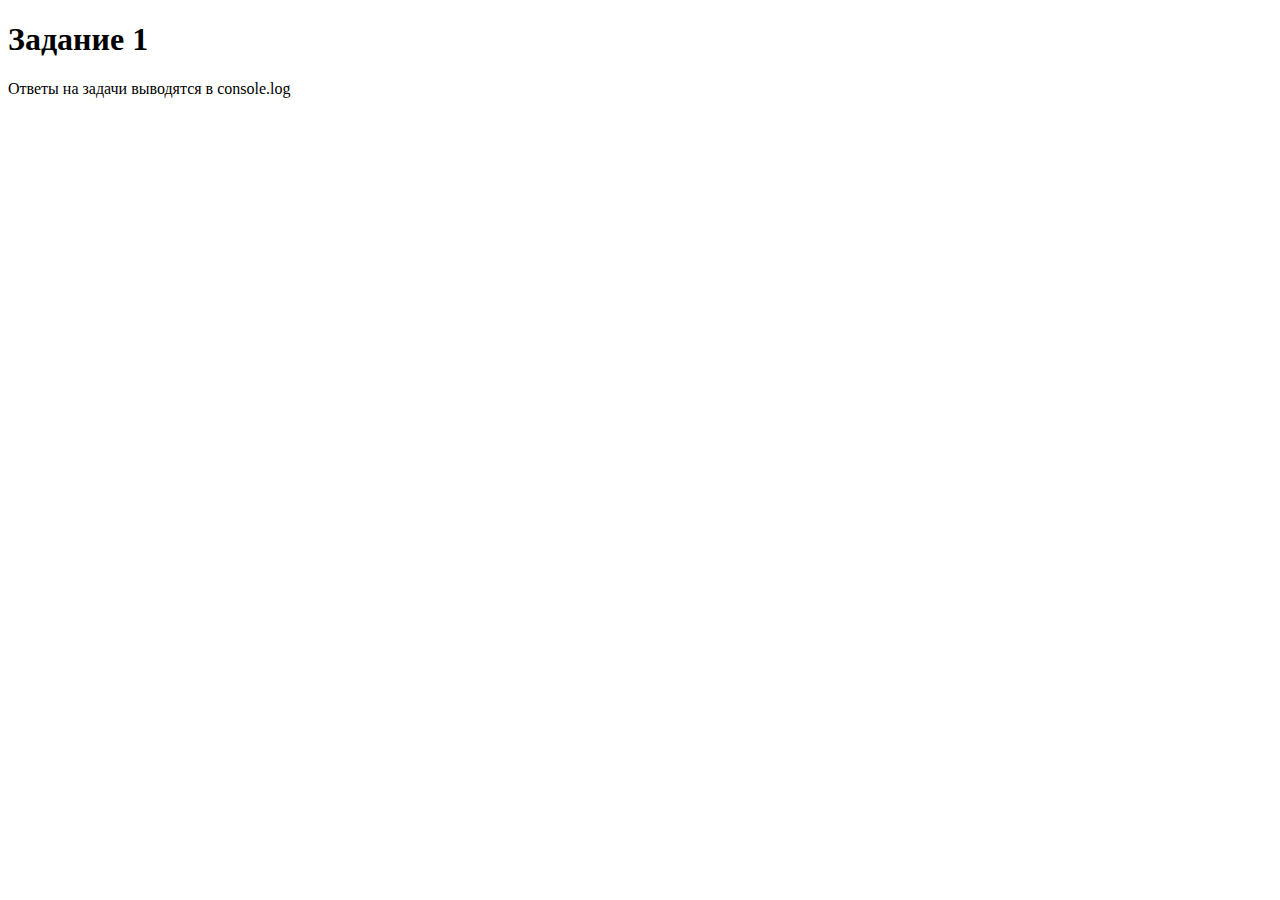
<file: homework1/index.html>
<!DOCTYPE html>
<html lang="en">
  <head>
    <meta charset="UTF-8" />
    <meta http-equiv="X-UA-Compatible" content="IE=edge" />
    <meta name="viewport" content="width=device-width, initial-scale=1.0" />
    <title>Задание 1, js Погружение</title>
  </head>
  <body>
    <h1>Задание 1</h1>
    <p>Ответы на задачи выводятся в console.log</p>
    <script src="index.js"></script>
  </body>
</html>
</file>
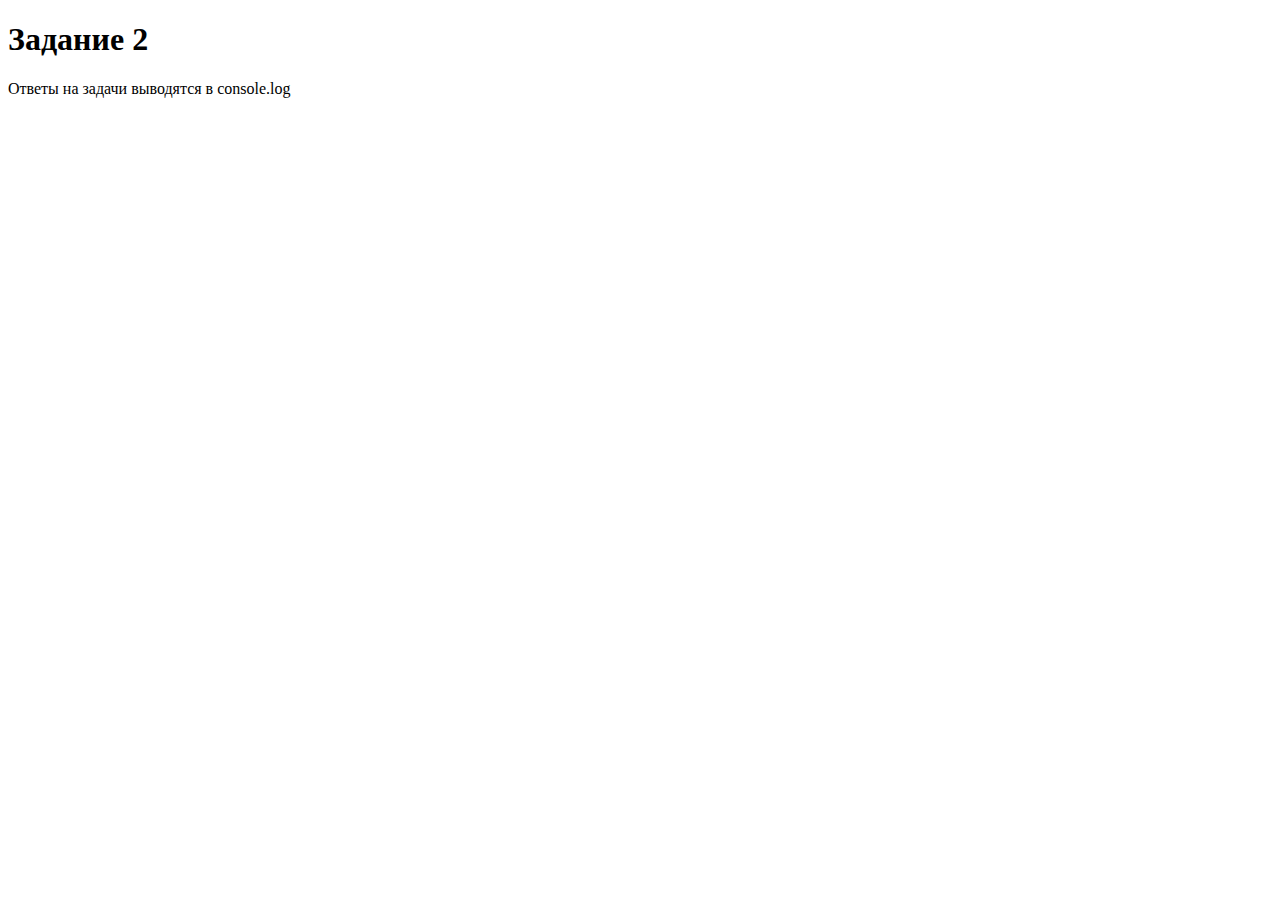
<file: homework2/index.html>
<!DOCTYPE html>
<html lang="ru">

<head>
   <meta charset="UTF-8" />
   <meta http-equiv="X-UA-Compatible" content="IE=edge" />
   <meta name="viewport" content="width=device-width, initial-scale=1.0" />
   <title>Задание 2, js Погружение</title>
</head>

<body>
   <h1>Задание 2</h1>
   <p>Ответы на задачи выводятся в console.log</p>
   <script src="index.js"></script>
</body>

</html>
</file>
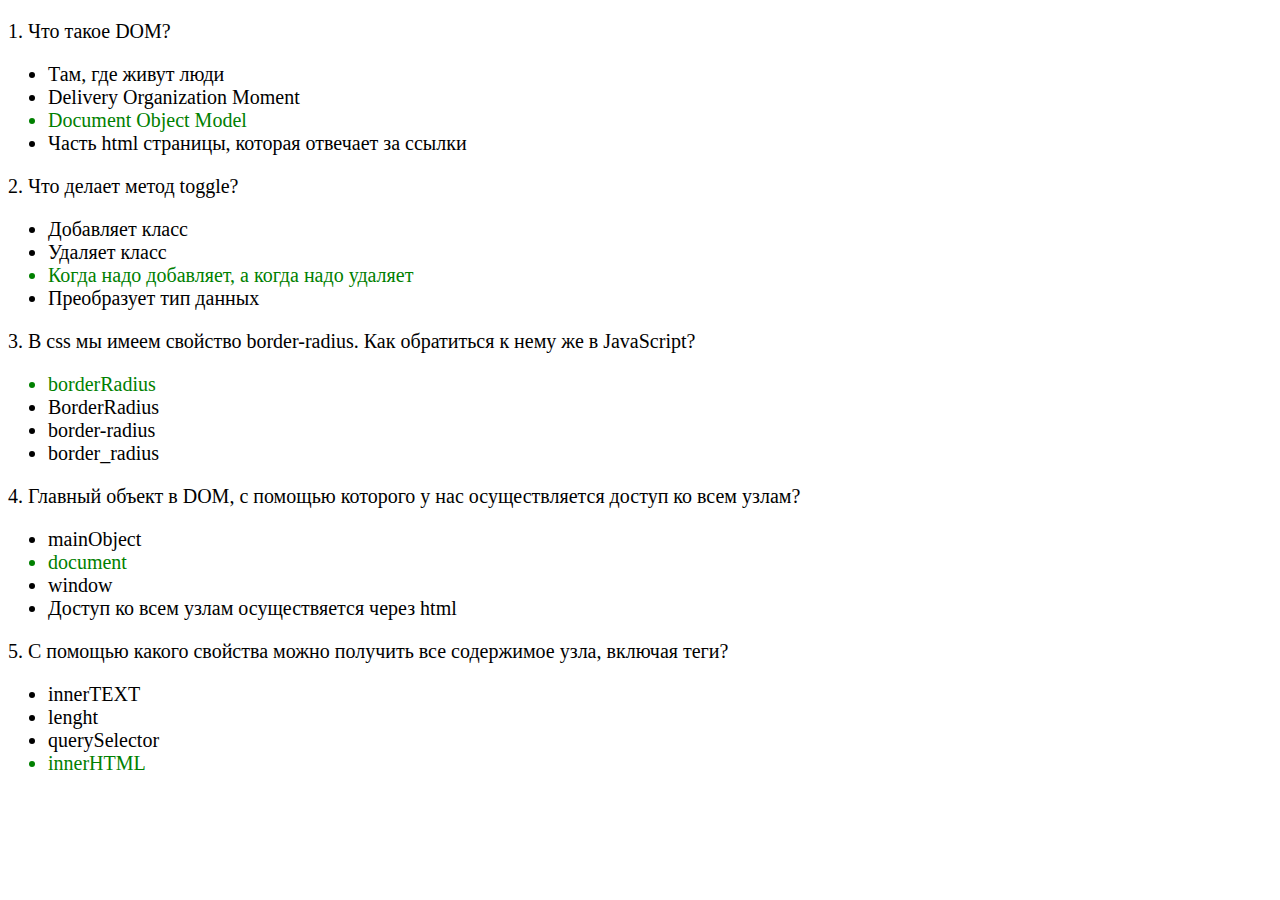
<file: homework3/index.html>
<!DOCTYPE html>
<html lang="ru">

<head>
   <meta charset="UTF-8">
   <meta http-equiv="X-UA-Compatible" content="IE=edge">
   <meta name="viewport" content="width=device-width, initial-scale=1.0">
   <title>Тест по теории JavaScript</title>
   <style>
      body {
         font-size: 20px;
      }
   </style>
</head>

<body>

   <p>1. Что такое DOM?
   <ul>
      <li>Там, где живут люди</li>
      <li>Delivery Organization Moment</li>
      <li style="color: green">Document Object Model</li>
      <li>Часть html страницы, которая отвечает за ссылки</li>
   </ul>
   </p>
   <p>2. Что делает метод toggle?
   <ul>
      <li>Добавляет класс</li>
      <li>Удаляет класс</li>
      <li style="color: green">Когда надо добавляет, а когда надо удаляет</li>
      <li>Преобразует тип данных</li>
   </ul>
   </p>
   <p>3. В css мы имеем свойство border-radius. Как обратиться к нему же в JavaScript?
   <ul>
      <li style="color: green">borderRadius</li>
      <li>BorderRadius</li>
      <li>border-radius</li>
      <li>border_radius</li>
   </ul>
   </p>
   <p>4. Главный объект в DOM, с помощью которого у нас осуществляется доступ ко всем узлам?
   <ul>
      <li>mainObject</li>
      <li style="color: green">document</li>
      <li>window</li>
      <li>Доступ ко всем узлам осуществяется через html</li>
   </ul>
   </p>
   <p>5. С помощью какого свойства можно получить все содержимое узла, включая теги?
   <ul>
      <li>innerTEXT</li>
      <li>lenght</li>
      <li>querySelector</li>
      <li style="color: green">innerHTML</li>
   </ul>
   </p>
</body>

</html>
</file>
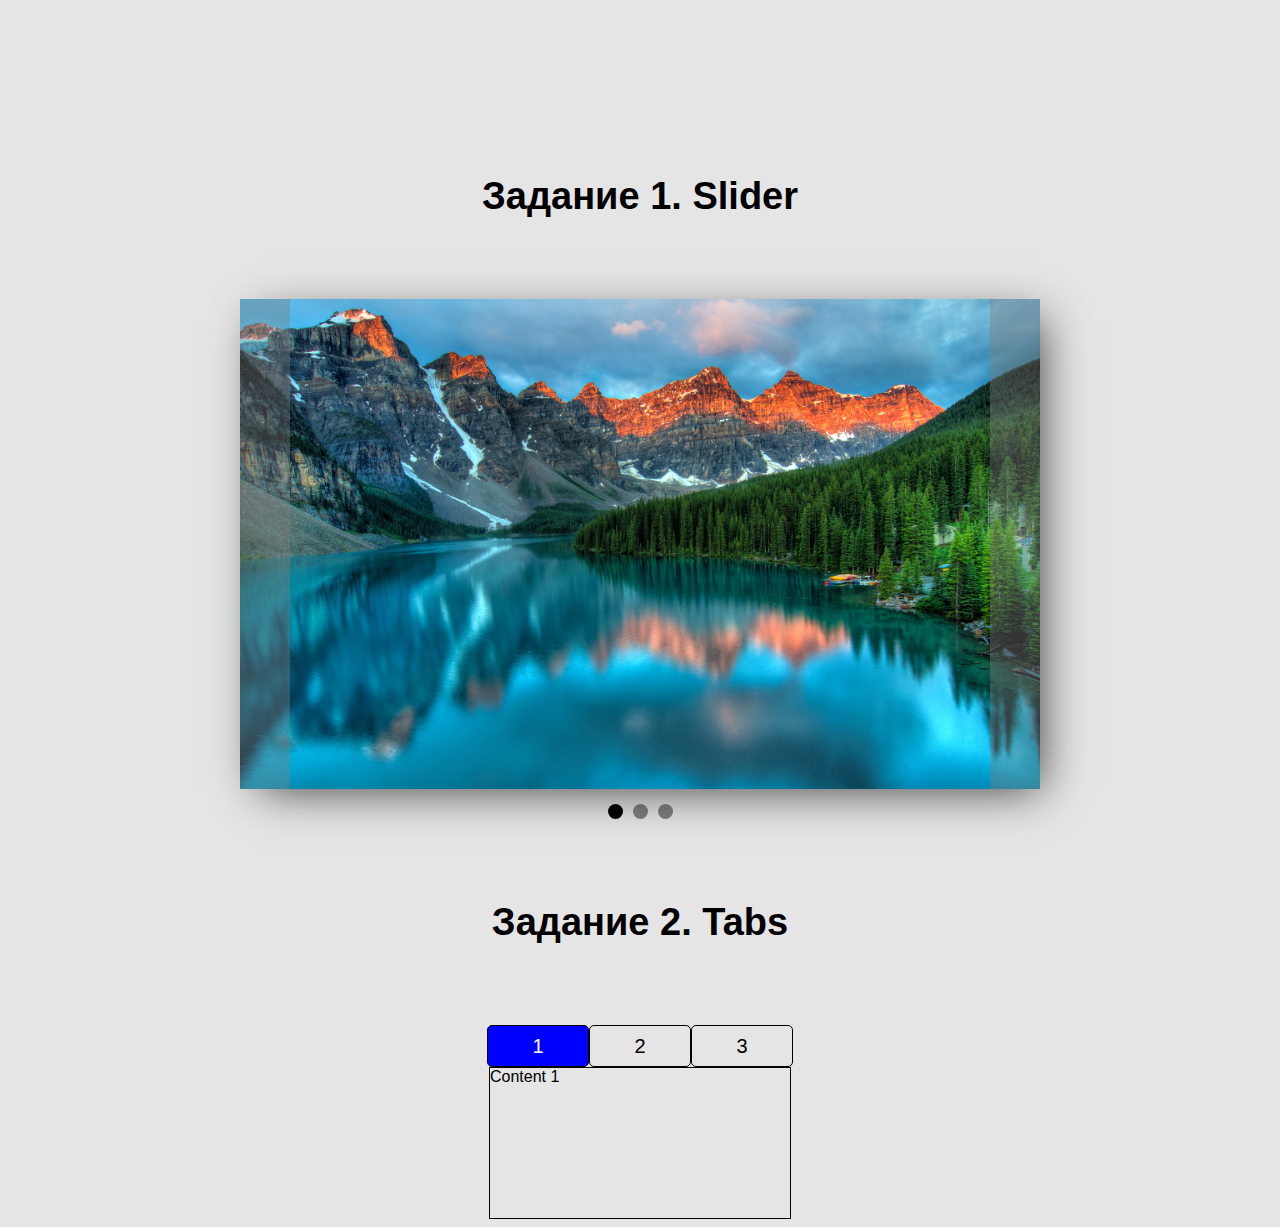
<file: homework4/index.html>
<!DOCTYPE html>
<html lang="ru">

<head>
   <meta charset="UTF-8" />
   <meta name="viewport" content="width=device-width, initial-scale=1.0" />
   <meta http-equiv="X-UA-Compatible" content="ie=edge" />
   <title>Slider & Tabs</title>
   <link rel="stylesheet" href="css/style.css" />
</head>

<body>
   <h1 class="title">Задание 1. Slider</h1>
   <div class="flex-wrapper">
      <div class="slider-wrapper">
         <div class="slide active">
            <img src="img/img_1.jpg" alt="" />
         </div>
         <div class="slide">
            <img src="img/img_2.jpg" alt="" />
         </div>
         <div class="slide">
            <img src="img/img_3.jpg" alt="" />
         </div>
         <div id="btn-prev"></div>
         <div id="btn-next"></div>
      </div>
   </div>
   <div class="dots-wrapper">
      <span class="dot active"></span>
      <span class="dot"></span>
      <span class="dot"></span>
   </div>
   <h1 class="title">Задание 2. Tabs</h1>
   <div class="tabs-block-wrapper">
      <div class="tabs">
         <div class="tab-btn active" data-btn="1">1</div>
         <div class="tab-btn" data-btn="2">2</div>
         <div class="tab-btn" data-btn="3">3</div>
      </div>
      <div class="contents">
         <div class="content active" data-content="1">Content 1</div>
         <div class="content" data-content="2">Content 2</div>
         <div class="content" data-content="3">
            <div class="tabs tabs-last">
               <div class="tab-btn active" data-btn="4">3.1</div>
               <div class="tab-btn" data-btn="5">3.2</div>
            </div>
            <div class="contents">
               <div class="content active" data-content="4">Content 3.1</div>
               <div class="content" data-content="5">Content 3.2</div>
            </div>
         </div>
      </div>
   </div>
   <script src="js/index.js"></script>
</body>

</html>
</file>
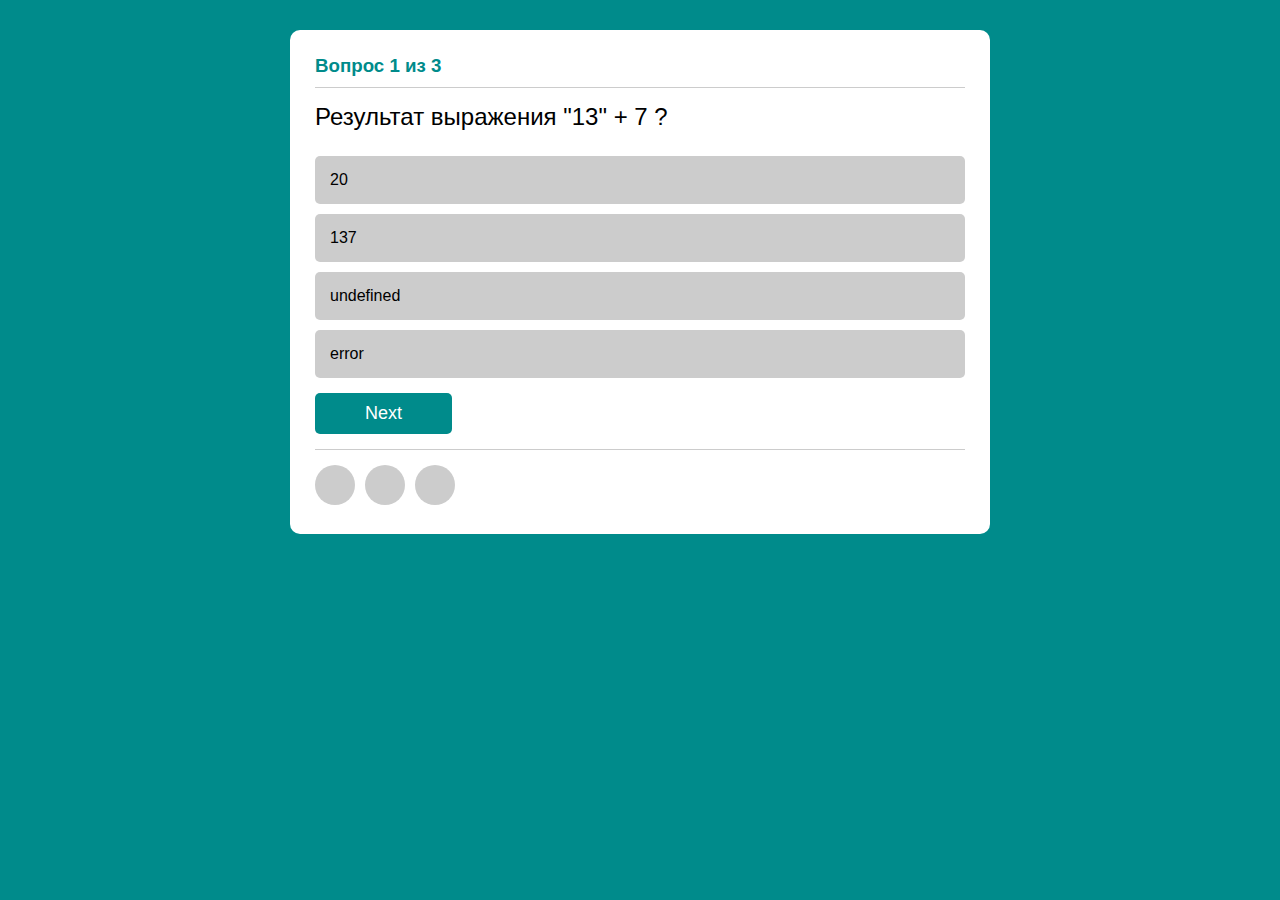
<file: homework5/index.html>
<!DOCTYPE html>
<html lang="ru">

<head>
   <meta charset="UTF-8" />
   <meta name="viewport" content="width=device-width, initial-scale=1.0" />
   <meta http-equiv="X-UA-Compatible" content="ie=edge" />
   <title>Quiz</title>
   <link rel="stylesheet" href="css/style.css" />
</head>

<body>
   <div class="quiz-over-modal">
      <div class="content">
         <h1>Хороший результат !</h1>
         <p>
            Ты ответил на <span id="correct-answer"></span> из
            <span id="number-of-all-questions-2"></span> вопроса
         </p>
         <button id="btn-try-again">Попробуй снова</button>
      </div>
   </div>
   <div class="quiz-container">
      <div class="question-number">
         <h3>
            Вопрос
            <span id="number-of-question"></span>
            из
            <span id="number-of-all-questions"></span>
         </h3>
      </div>
      <div id="question"></div>
      <div class="options">
         <div data-id="0" class="option option1"></div>
         <div data-id="1" class="option option2"></div>
         <div data-id="2" class="option option3"></div>
         <div data-id="3" class="option option4"></div>
      </div>
      <div class="button">
         <button id="btn-next">Next</button>
      </div>
      <div id="answers-tracker"></div>
   </div>
   <script src="js/main.js"></script>
</body>

</html>
</file>
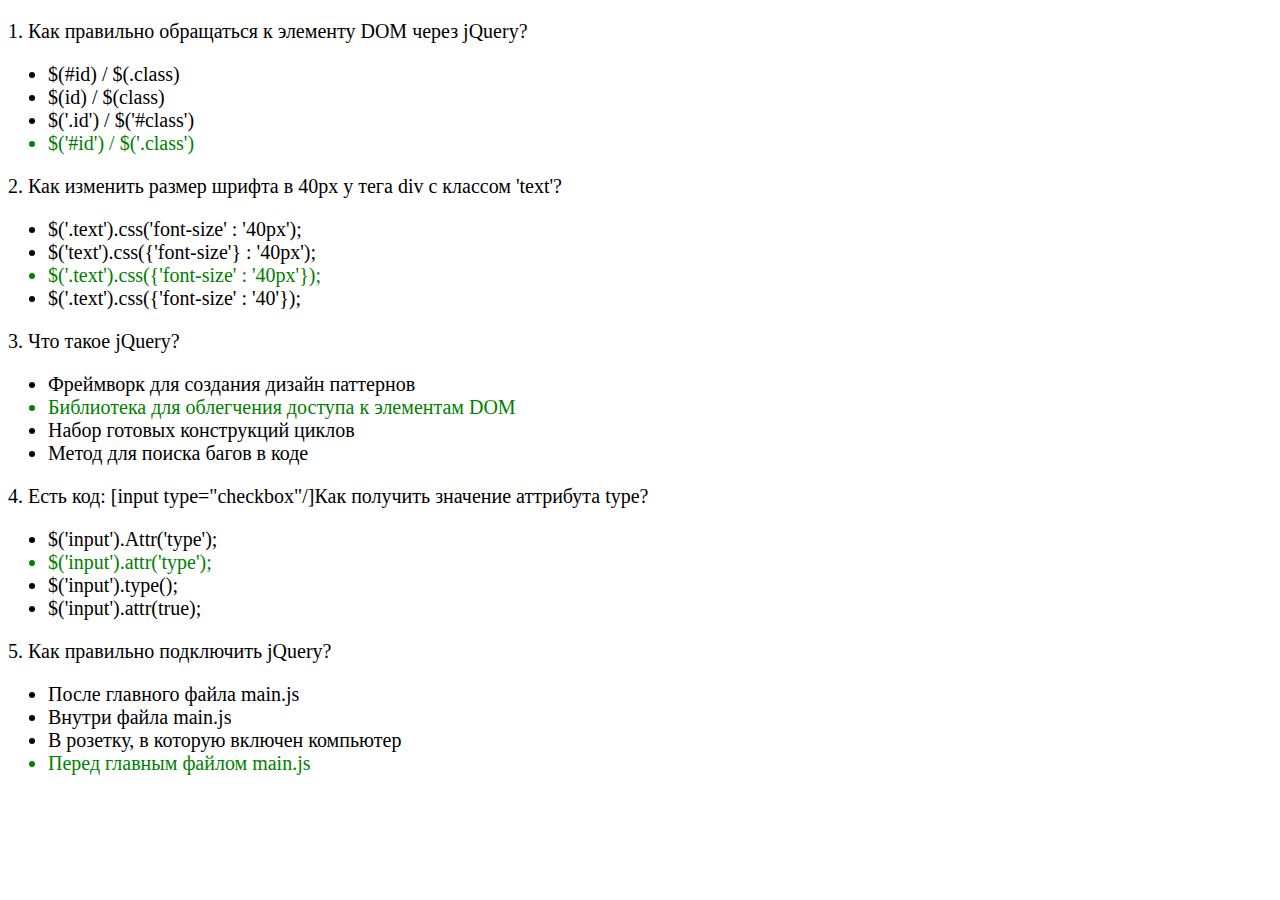
<file: homework6/index.html>
<!DOCTYPE html>
<html lang="ru">

<head>
   <meta charset="UTF-8">
   <meta http-equiv="X-UA-Compatible" content="IE=edge">
   <meta name="viewport" content="width=device-width, initial-scale=1.0">
   <title>Тест по теории jQuery</title>
   <style>
      body {
         font-size: 20px;
      }
   </style>
</head>

<body>

   <p>1. Как правильно обращаться к элементу DOM через jQuery?
   <ul>
      <li>$(#id) / $(.class)</li>
      <li>$(id) / $(class)</li>
      <li>$('.id') / $('#class')</li>
      <li style="color: green">$('#id') / $('.class')</li>
   </ul>
   </p>
   <p>2. Как изменить размер шрифта в 40px у тега div с классом 'text'?
   <ul>
      <li>$('.text').css('font-size' : '40px');</li>
      <li>$('text').css({'font-size'} : '40px');</li>
      <li style="color: green">$('.text').css({'font-size' : '40px'});</li>
      <li>$('.text').css({'font-size' : '40'}); </li>
   </ul>
   </p>
   <p>3. Что такое jQuery?
   <ul>
      <li>Фреймворк для создания дизайн паттернов</li>
      <li style="color: green">Библиотека для облегчения доступа к элементам DOM</li>
      <li>Набор готовых конструкций циклов</li>
      <li>Метод для поиска багов в коде</li>
   </ul>
   </p>
   <p>4. Есть код: [input type="checkbox"/]Как получить значение аттрибута type?
   <ul>
      <li>$('input').Attr('type');</li>
      <li style="color: green">$('input').attr('type');</li>
      <li>$('input').type();</li>
      <li>$('input').attr(true);</li>
   </ul>
   </p>
   <p>5. Как правильно подключить jQuery?
   <ul>
      <li>После главного файла main.js</li>
      <li>Внутри файла main.js</li>
      <li>В розетку, в которую включен компьютер</li>
      <li style="color: green">Перед главным файлом main.js</li>
   </ul>
   </p>
</body>

</html>
</file>
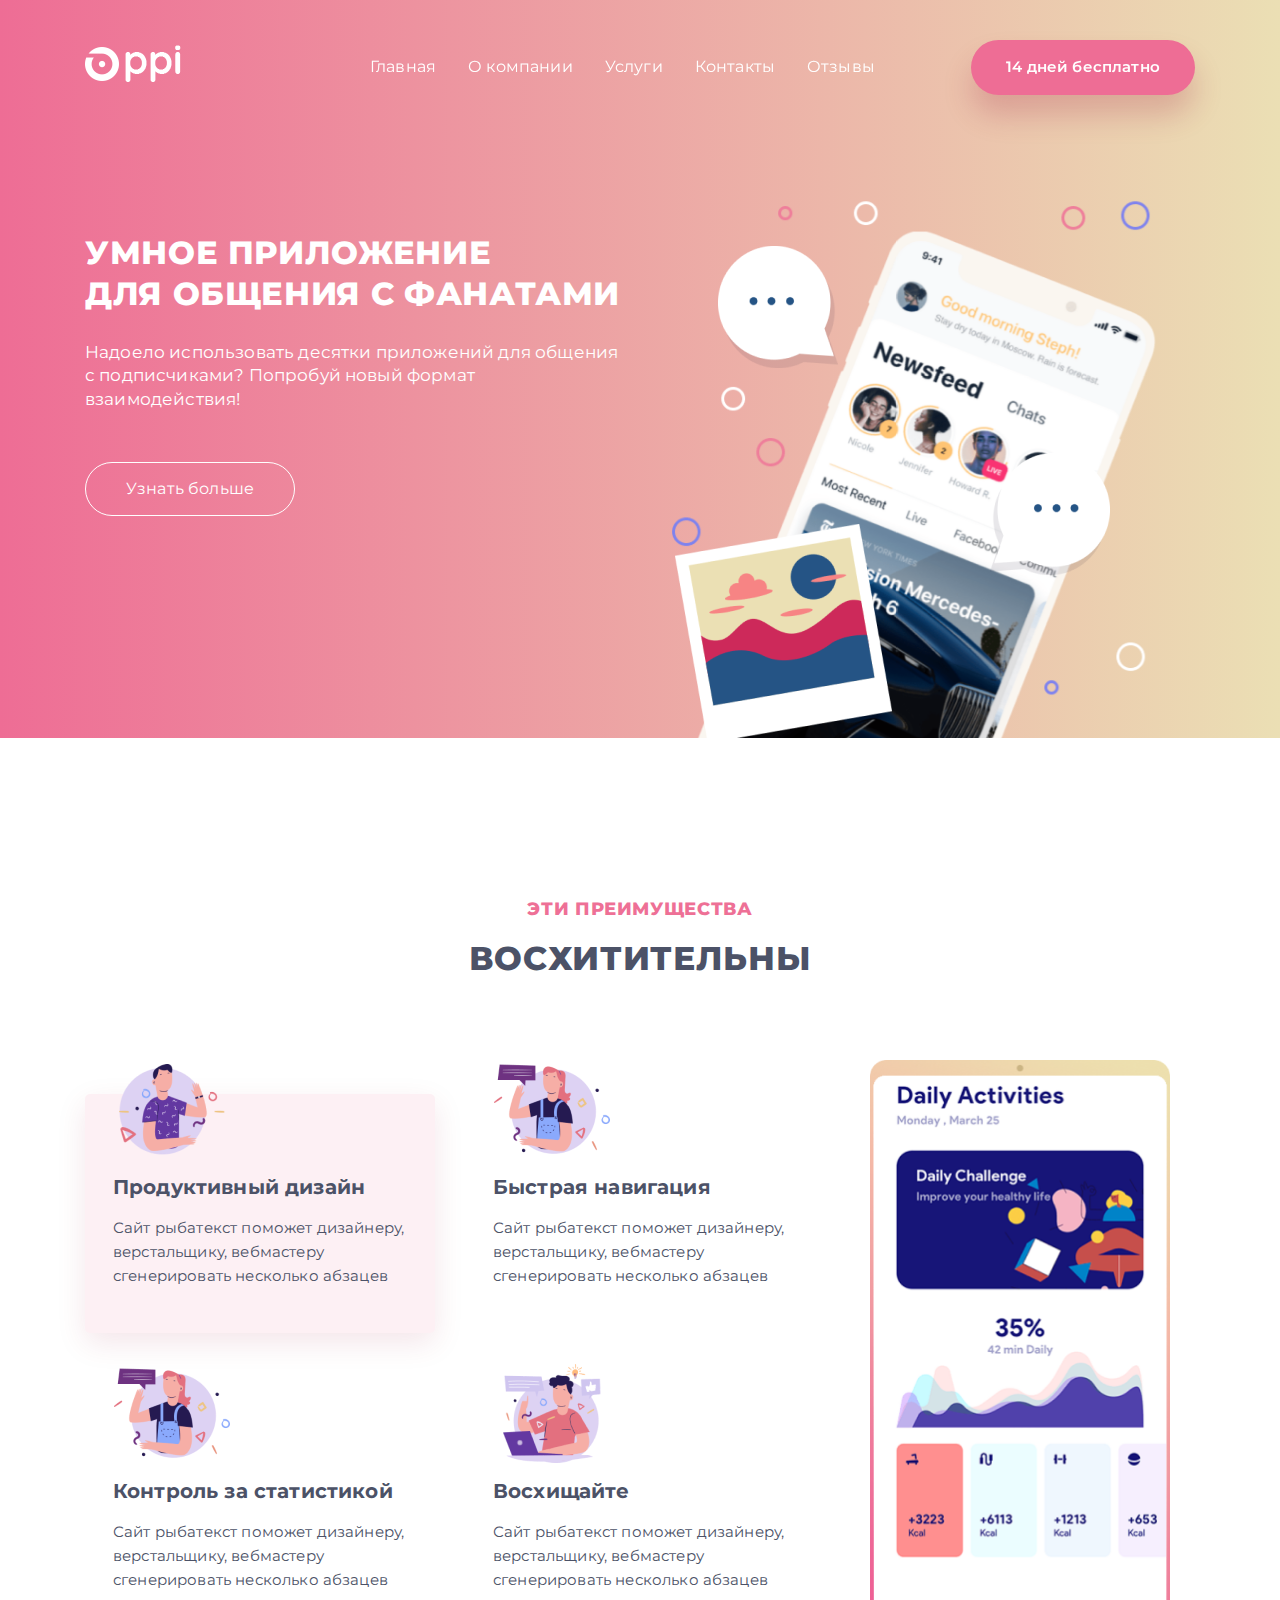
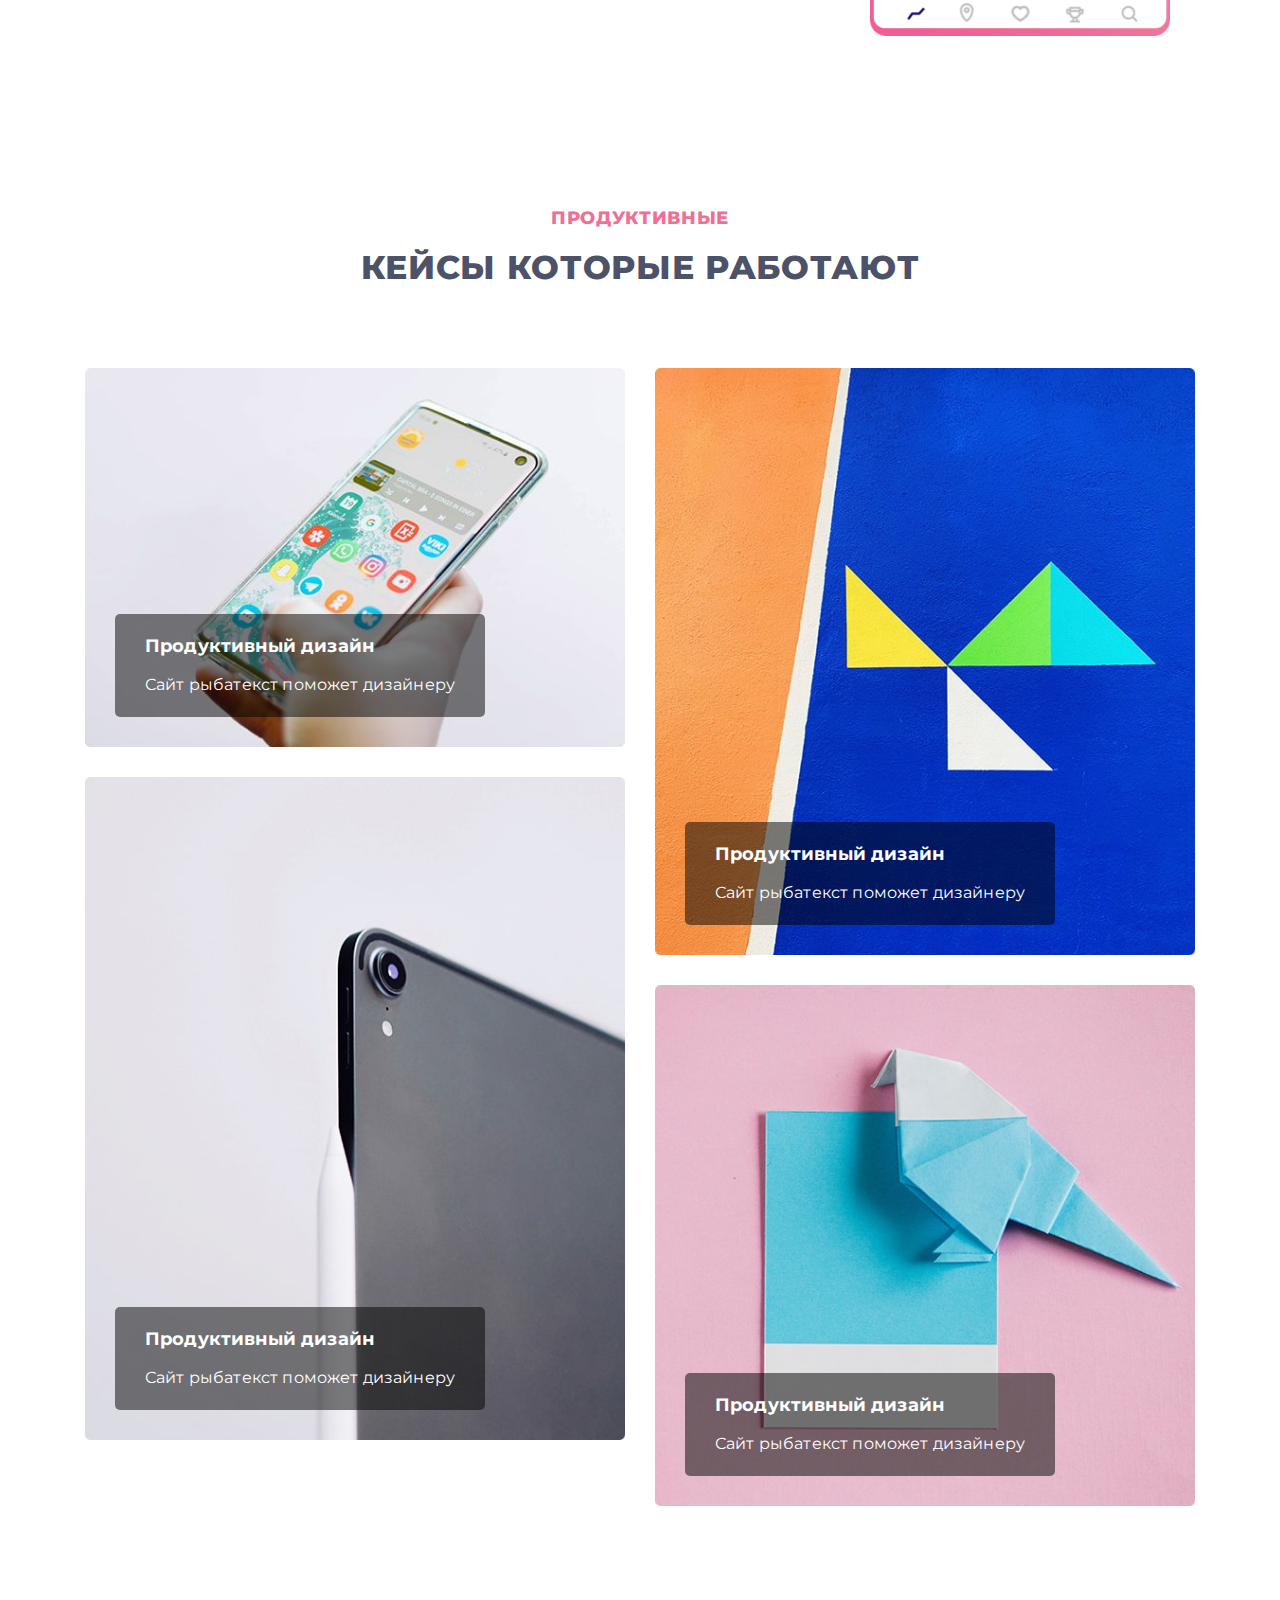
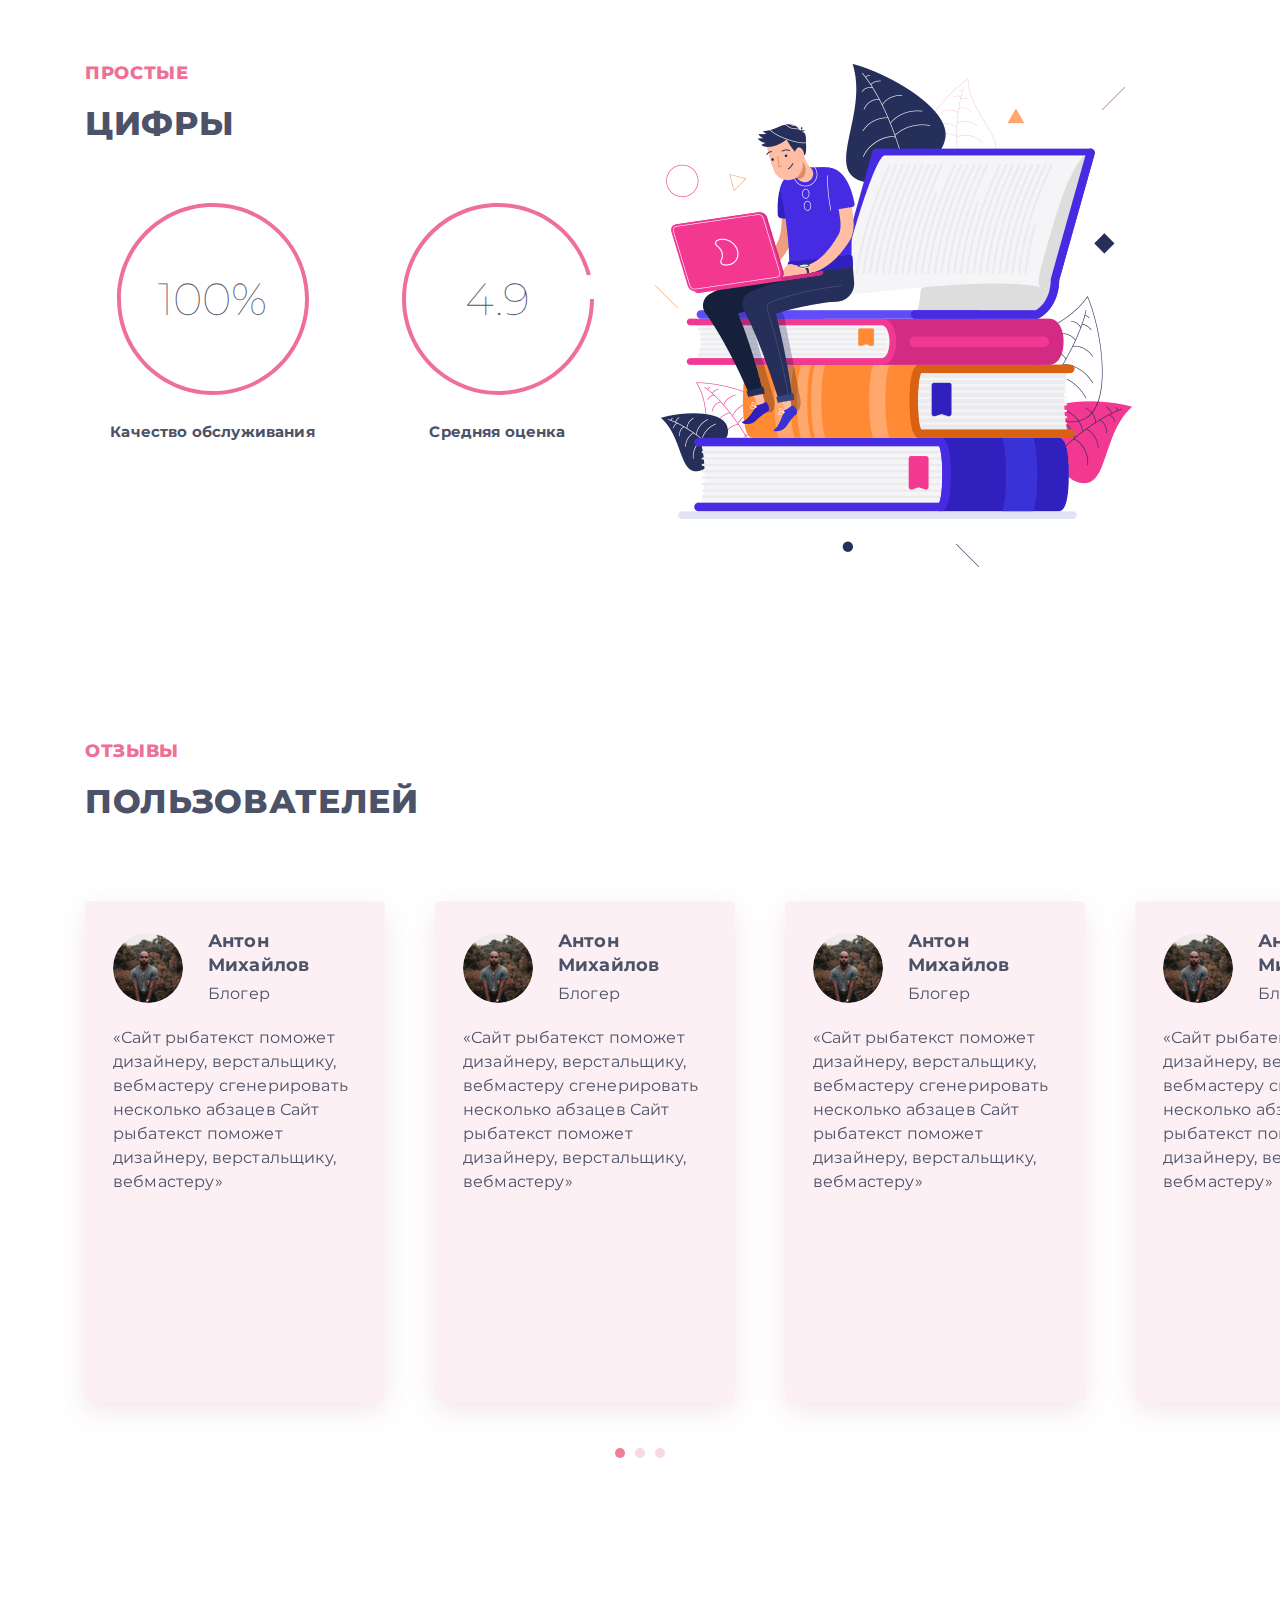
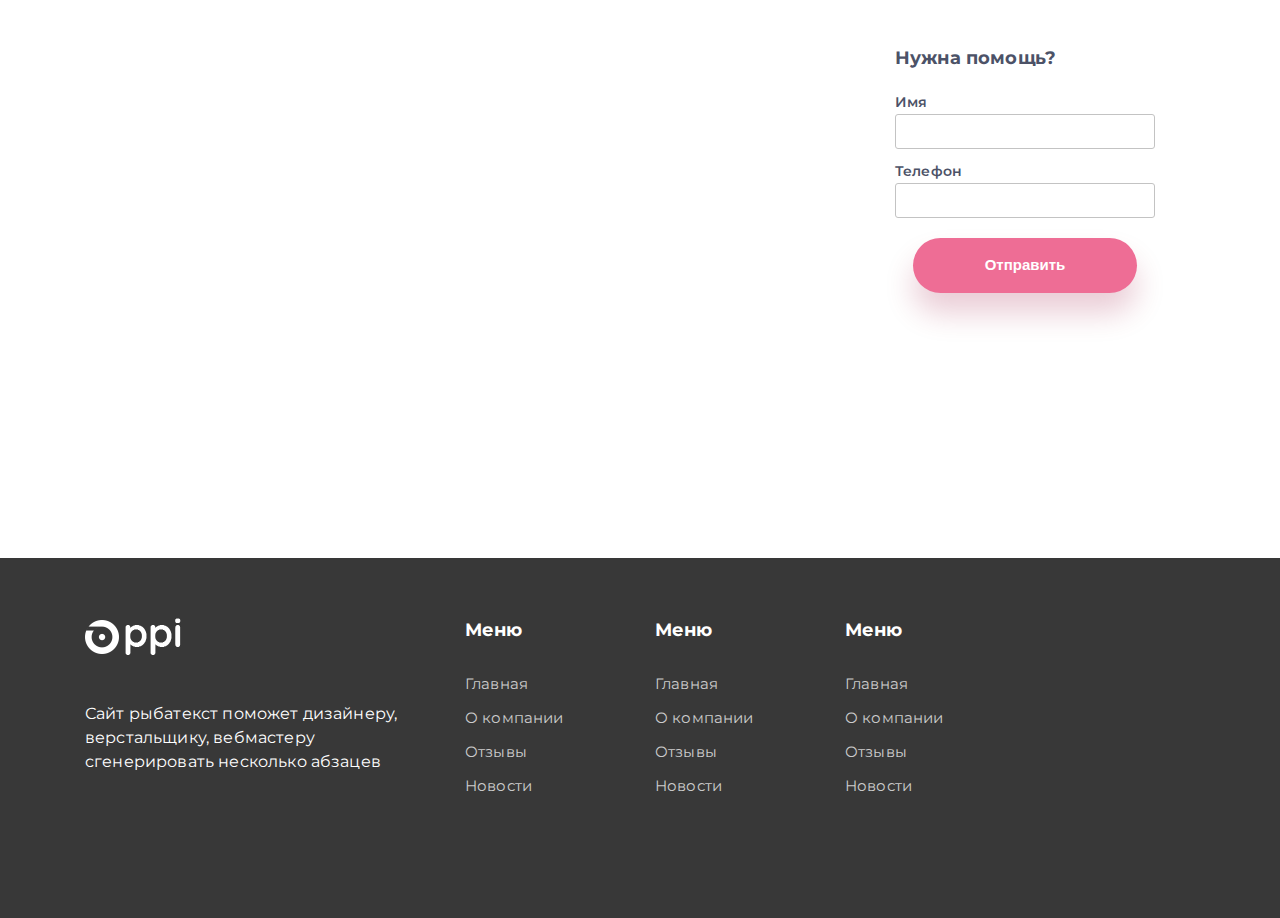
<file: homework7/index.html>
<!DOCTYPE html>
<html lang="ru">

<head>
   <meta charset="UTF-8" />
   <meta name="viewport" content="width=device-width, initial-scale=1.0" />
   <meta http-equiv="X-UA-Compatible" content="ie=edge" />
   <title>PPI</title>
   <link href="https://fonts.googleapis.com/css?family=Montserrat:100,400,500,700,800&display=swap" rel="stylesheet" />
   <link rel="stylesheet" href="css/bootstrap-grid.css" />
   <link rel="stylesheet" href="css/main.css" />
   <link rel="stylesheet" href="https://unpkg.com/swiper/swiper-bundle.min.css" />
   <script src="https://api-maps.yandex.ru/2.1/?apikey=e81e5104-251c-4b79-be5e-921edf1f9646&lang=ru_RU"
      type="text/javascript"></script>
</head>

<body>
   <!-- Первый экран -->
   <header class="header">
      <div class="container">
         <!-- Шапка -->
         <div class="head">
            <div class="row align-items-center">
               <div class="col-xl-3 col-lg-2 col-auto">
                  <a href="#" class="head__logo">
                     <img src="img/logo.png" alt="Логотип компании" />
                  </a>
               </div>
               <div class="col-xl-6 col-lg-7 col-auto d-flex align-items-center order-lg-0 order-1">
                  <nav class="head__menu">
                     <ul class="head__links d-flex">
                        <li class="head__item">
                           <a href="#" class="head__link"> Главная </a>
                        </li>
                        <li class="head__item">
                           <a href="#" class="head__link"> О компании </a>
                        </li>
                        <li class="head__item">
                           <a href="#" class="head__link"> Услуги </a>
                        </li>
                        <li class="head__item">
                           <a href="#" class="head__link"> Контакты </a>
                        </li>
                        <li class="head__item">
                           <a href="#" class="head__link"> Отзывы </a>
                        </li>
                     </ul>
                     <button type="button" class="menu-close" id="closeMenu">
                        x
                     </button>
                  </nav>
                  <div class="hamburger">
                     <img src="img/hamburger.svg" alt="Гамбургер" />
                  </div>
               </div>
               <div class="col-lg-3 col-auto flex-grow-1 d-flex justify-content-end">
                  <a href="#" class="head__btn button"> 14 дней бесплатно </a>
               </div>
            </div>
         </div>
         <!-- Шапка конец -->
         <div class="row">
            <div class="col-lg-6">
               <div class="offer">
                  <h1 class="offer__title">
                     Умное приложение для&nbsp;общения с фанатами
                  </h1>
                  <p class="offer__disc">
                     Надоело использовать десятки приложений для общения с
                     подписчиками? Попробуй новый формат взаимодействия!
                  </p>
                  <a href="#" class="offer__link">Узнать больше</a>
               </div>
            </div>
            <div class="col-lg-6 d-flex justify-content-center">
               <div class="images" id="scene">
                  <div>
                     <img src="img/circles-bg.png" alt="Кольца" class="images__bg" />
                  </div>
                  <div>
                     <img src="img/phone-main.png" alt="Изображение приложения" class="images__center" />
                  </div>
                  <div data-depth="0.6" class="layer">
                     <img src="img/dialog-1.png" alt="Изображение переписки" class="images__chat-one" />
                  </div>
                  <div data-depth="0.3" class="layer">
                     <img src="img/dialog-2.png" alt="Изображение переписки" class="images__chat-two" />
                  </div>
                  <div>
                     <img src="img/pic.png" alt="Изображение снимка" class="images__pic" />
                  </div>
                  <div>
                     <img src="img/main-image-sm.png" alt="Изображение приложения" class="main-img-sm d-sm-none" />
                  </div>
               </div>
            </div>
         </div>
      </div>
   </header>
   <!-- Первый экран END -->

   <section class="proof">
      <div class="container">
         <div class="row">
            <div class="col-12">
               <h2 class="section__title">
                  <span>Эти преимущества</span>
                  Восхитительны
               </h2>
            </div>
         </div>
         <div class="row d-flex align-items-lg-start">
            <div class="col-lg-8 col-md-6">
               <div class="row cards">
                  <div class="col-lg-6">
                     <div class="card card-active">
                        <img src="img/image 14.png" alt="Картинка преимущества" class="card__img" />
                        <h3 class="card__title">Продуктивный дизайн</h3>
                        <p class="card__disc">
                           Сайт рыбатекст поможет дизайнеру, верстальщику, вебмастеру
                           сгенерировать несколько абзацев
                        </p>
                     </div>
                  </div>
                  <div class="col-lg-6">
                     <div class="card">
                        <img src="img/image 19.png" alt="Картинка преимущества" class="card__img" />
                        <h3 class="card__title">Быстрая навигация</h3>
                        <p class="card__disc">
                           Сайт рыбатекст поможет дизайнеру, верстальщику, вебмастеру
                           сгенерировать несколько абзацев
                        </p>
                     </div>
                  </div>
                  <div class="col-lg-6">
                     <div class="card">
                        <img src="img/image 19.png" alt="Картинка преимущества" class="card__img" />
                        <h3 class="card__title">Контроль за статистикой</h3>
                        <p class="card__disc">
                           Сайт рыбатекст поможет дизайнеру, верстальщику, вебмастеру
                           сгенерировать несколько абзацев
                        </p>
                     </div>
                  </div>
                  <div class="col-lg-6">
                     <div class="card">
                        <img src="img/image 14-1.png" alt="Картинка преимущества" class="card__img" />
                        <h3 class="card__title">Восхищайте</h3>
                        <p class="card__disc">
                           Сайт рыбатекст поможет дизайнеру, верстальщику, вебмастеру
                           сгенерировать несколько абзацев
                        </p>
                     </div>
                  </div>
               </div>
            </div>
            <div class="col-lg-4 col-md-6 d-flex justify-content-center align-items-center">
               <div class="tabs-contents">
                  <div class="tab-content active">
                     <img src="img/tabs/content_1.png" alt="Изображение приложения" class="phone img-fluid" />
                  </div>
                  <div class="tab-content">
                     <img src="img/tabs/content_2.png" alt="Изображение приложения" class="phone img-fluid" />
                  </div>
                  <div class="tab-content">
                     <img src="img/tabs/content_3.png" alt="Изображение приложения" class="phone img-fluid" />
                  </div>
                  <div class="tab-content">
                     <img src="img/tabs/content_4.png" alt="Изображение приложения" class="phone img-fluid" />
                  </div>
               </div>
            </div>
         </div>
      </div>
   </section>

   <section class="keys">
      <div class="container">
         <div class="row">
            <div class="col-12">
               <h2 class="section__title">
                  <span>продуктивные</span>
                  кейсы которые работают
               </h2>
            </div>
         </div>
         <div class="row d-flex">
            <div class="col-lg-6 column-left">
               <div class="design">
                  <img src="img/image 22.png" alt="Фото телефона" class="design__img img-fluid" />
                  <div class="design__info">
                     <h4 class="design__title">Продуктивный дизайн</h4>
                     <p class="design__disc">Сайт рыбатекст поможет дизайнеру</p>
                  </div>
               </div>
               <div class="design">
                  <img src="img/image 23.png" alt="Фото телефона" class="design__img img-fluid" />
                  <div class="design__info">
                     <h4 class="design__title">Продуктивный дизайн</h4>
                     <p class="design__disc">Сайт рыбатекст поможет дизайнеру</p>
                  </div>
               </div>
            </div>
            <div class="col-lg-6 column-right">
               <div class="design">
                  <img src="img/image 21.png" alt="Фото телефона" class="design__img img-fluid" />
                  <div class="design__info">
                     <h4 class="design__title">Продуктивный дизайн</h4>
                     <p class="design__disc">Сайт рыбатекст поможет дизайнеру</p>
                  </div>
               </div>
               <div class="design">
                  <img src="img/image 20.png" alt="Фото телефона" class="design__img img-fluid" />
                  <div class="design__info">
                     <h4 class="design__title">Продуктивный дизайн</h4>
                     <p class="design__disc">Сайт рыбатекст поможет дизайнеру</p>
                  </div>
               </div>
            </div>
         </div>
      </div>
   </section>

   <section class="numbers">
      <div class="container">
         <div class="row">
            <div class="col-lg-6">
               <h2 class="section__title">
                  <span>простые</span>
                  цифры
               </h2>
               <div class="row">
                  <div class="col-sm-6">
                     <div class="number">
                        <div class="number__progress d-flex justify-content-center">
                           <img src="img/circle-100.svg" alt="Progress-bar" class="number__circle" />
                           <span>100%</span>
                        </div>
                        <p class="number__desc">Качество обслуживания</p>
                     </div>
                  </div>
                  <div class="col-sm-6">
                     <div class="number">
                        <div class="number__progress d-flex justify-content-center">
                           <img src="img/circle-49.svg" alt="Progress-bar" class="number__circle" />
                           <span>4.9</span>
                        </div>
                        <p class="number__desc">Средняя оценка</p>
                     </div>
                  </div>
               </div>
            </div>
            <div class="col-lg-6">
               <img src="img/student.png" alt="Изображение студента" class="img-fluid illustration" />
            </div>
         </div>
      </div>
   </section>

   <section class="reviews">
      <div class="container">
         <div class="row">
            <div class="col-12">
               <h2 class="section__title">
                  <span>отзывы</span>
                  пользователей
               </h2>
               <!-- Слайдер -->
               <div class="slider swiper-container">
                  <div class="slider__list swiper-wrapper">
                     <div class="person swiper-slide">
                        <div class="person__headline d-flex align-items-center">
                           <img src="img/person.png" alt="" class="person__pic" />
                           <div class="person__info">
                              <h5 class="preson__name">Антон Михайлов</h5>
                              <span class="person__position">Блогер</span>
                           </div>
                        </div>
                        <p class="person__speach">
                           «Сайт рыбатекст поможет дизайнеру, верстальщику, вебмастеру
                           сгенерировать несколько абзацев Сайт рыбатекст поможет
                           дизайнеру, верстальщику, вебмастеру»
                        </p>
                     </div>

                     <div class="person swiper-slide">
                        <!-- Один отзыв -->
                        <div class="person__headline d-flex align-items-center">
                           <img src="img/person.png" alt="" class="person__pic" />
                           <div class="person__info">
                              <h5 class="preson__name">Антон Михайлов</h5>
                              <span class="person__position">Блогер</span>
                           </div>
                        </div>
                        <p class="person__speach">
                           «Сайт рыбатекст поможет дизайнеру, верстальщику, вебмастеру
                           сгенерировать несколько абзацев Сайт рыбатекст поможет
                           дизайнеру, верстальщику, вебмастеру»
                        </p>
                     </div>
                     <!-- Один отзыв конец-->

                     <div class="person swiper-slide">
                        <div class="person__headline d-flex align-items-center">
                           <img src="img/person.png" alt="" class="person__pic" />
                           <div class="person__info">
                              <h5 class="preson__name">Антон Михайлов</h5>
                              <span class="person__position">Блогер</span>
                           </div>
                        </div>
                        <p class="person__speach">
                           «Сайт рыбатекст поможет дизайнеру, верстальщику, вебмастеру
                           сгенерировать несколько абзацев Сайт рыбатекст поможет
                           дизайнеру, верстальщику, вебмастеру»
                        </p>
                     </div>

                     <div class="person swiper-slide">
                        <!-- Один отзыв -->
                        <div class="person__headline d-flex align-items-center">
                           <img src="img/person.png" alt="" class="person__pic" />
                           <div class="person__info">
                              <h5 class="preson__name">Антон Михайлов</h5>
                              <span class="person__position">Блогер</span>
                           </div>
                        </div>
                        <p class="person__speach">
                           «Сайт рыбатекст поможет дизайнеру, верстальщику, вебмастеру
                           сгенерировать несколько абзацев Сайт рыбатекст поможет
                           дизайнеру, верстальщику, вебмастеру»
                        </p>
                     </div>
                     <!-- Один отзыв конец-->

                     <div class="person swiper-slide">
                        <div class="person__headline d-flex align-items-center">
                           <img src="img/person.png" alt="" class="person__pic" />
                           <div class="person__info">
                              <h5 class="preson__name">Антон Михайлов</h5>
                              <span class="person__position">Блогер</span>
                           </div>
                        </div>
                        <p class="person__speach">
                           «Сайт рыбатекст поможет дизайнеру, верстальщику, вебмастеру
                           сгенерировать несколько абзацев Сайт рыбатекст поможет
                           дизайнеру, верстальщику, вебмастеру»
                        </p>
                     </div>
                  </div>
                  <!-- Навигация по слайдеру -->
                  <ul class="dots">
                     <li class="active">
                        <button type="button"></button>
                     </li>
                     <li class="slick-active">
                        <button type="button"></button>
                     </li>
                     <li>
                        <button type="button"></button>
                     </li>
                  </ul>
               </div>
            </div>
         </div>
      </div>
   </section>

   <!-- Карта с формой -->

   <section class="map">
      <div class="container-fluid">
         <div class="map-block" id="map"></div>
      </div>
      <div class="container">
         <div class="row">
            <div class="col-12">
               <form class="form" method="get" id="form-help">
                  <h5 class="form__title">Нужна помощь?</h5>
                  <div class="form__field">
                     <label for="name">Имя</label>
                     <input type="text" id="name" name="firstName" required />
                  </div>
                  <div class="form__field">
                     <label for="tel">Телефон</label>
                     <input type="number" id="phone" name="phoneNumber" required />
                  </div>
                  <button type="submit" class="form__btn button" id="submit-help">
                     Отправить
                  </button>
               </form>
            </div>
         </div>
      </div>
   </section>

   <footer class="footer">
      <div class="container">
         <div class="row">
            <div class="col-lg-4">
               <a href="#" class="logo">
                  <img src="img/logo.png" alt="Логотип компании" />
               </a>
               <p class="footer-text">
                  Сайт рыбатекст поможет дизайнеру, верстальщику, вебмастеру
                  сгенерировать несколько абзацев
               </p>
            </div>
            <div class="col-lg-2 col-md-4 col-sm-6">
               <nav class="menu">
                  <h5 class="menu__title">Меню</h5>
                  <ul class="menu__list">
                     <li>
                        <a href="#">Главная</a>
                     </li>
                     <li>
                        <a href="#">О компании</a>
                     </li>
                     <li>
                        <a href="#">Отзывы</a>
                     </li>
                     <li>
                        <a href="#">Новости</a>
                     </li>
                  </ul>
               </nav>
            </div>
            <div class="col-lg-2 col-md-4 col-sm-6">
               <nav class="menu">
                  <h5 class="menu__title">Меню</h5>
                  <ul class="menu__list">
                     <li>
                        <a href="#">Главная</a>
                     </li>
                     <li>
                        <a href="#">О компании</a>
                     </li>
                     <li>
                        <a href="#">Отзывы</a>
                     </li>
                     <li>
                        <a href="#">Новости</a>
                     </li>
                  </ul>
               </nav>
            </div>
            <div class="col-lg-2 col-md-4 col-sm-6">
               <nav class="menu">
                  <h5 class="menu__title">Меню</h5>
                  <ul class="menu__list">
                     <li>
                        <a href="#">Главная</a>
                     </li>
                     <li>
                        <a href="#">О компании</a>
                     </li>
                     <li>
                        <a href="#">Отзывы</a>
                     </li>
                     <li>
                        <a href="#">Новости</a>
                     </li>
                  </ul>
               </nav>
            </div>
         </div>
      </div>
   </footer>
   <script src="js/jquery-3.5.1.min.js"></script>
   <script src="js/bootstrap.min.js"></script>
   <script src="js/parallax.js"></script>
   <script src="https://unpkg.com/swiper/swiper-bundle.min.js"></script>
   <script src="js/jquery.validate.min.js"></script>
   <script src="js/main.js"></script>
</body>

</html>
</file>
<file: homework4/css/style.css>
* {
   font-family: "Montserrat", sans-serif;
}

html {
   margin: 0;
   padding: 0;
}

body {
   background-color: #e5e5e5;
   padding-top: 85px;
}

h1 {
   /* padding-left: 162px; */
   font-weight: bold;
   font-size: 38px;
   line-height: 46px;
   color: #000000;
   margin: 0;
   margin-bottom: 80px;
   margin-top: 80px;
}

.flex-wrapper {
   width: 100%;
   display: flex;
   justify-content: center;
}

.slider-wrapper {
   max-width: 800px;
   width: 100%;
   height: 490px;
   position: relative;
   box-shadow: 10px 10px 44px -10px rgba(0, 0, 0, 0.75);
}

#btn-prev,
#btn-next {
   position: absolute;
   left: 0;
   top: 0;
   height: 100%;
   width: 50px;
   background-color: gray;
   opacity: 0.4;
   cursor: pointer;
   transition: opacity 0.2s ease-in-out;
}

#btn-prev:hover,
#btn-next:hover {
   opacity: 0.6;
}

#btn-next {
   left: auto;
   right: 0;
}

.slide {
   width: 100%;
   height: 100%;
   display: none;
}

.slide.active {
   display: block;
}

img {
   width: 100%;
   height: 100%;
}

.dots-wrapper {
   display: flex;
   justify-content: center;
   margin-top: 15px;
}

.dot.active {
   background-color: #000000;
}

span {
   width: 15px;
   height: 15px;
   border-radius: 50%;
   background-color: gray;
   margin-right: 10px;
   cursor: pointer;
}
span:last-child {
   margin-right: 0;
}

h1 {
   width: 100%;
   text-align: center;
}

.tabs-block-wrapper {
   width: 100%;
   display: flex;
   justify-content: center;
   align-items: center;
   flex-flow: column;
}

.tabs {
   display: flex;
}

.tabs-last {
   display: flex;
   justify-content: center;
}

.tab-btn {
   width: 100px;
   height: 40px;
   font-size: 20px;
   display: flex;
   justify-content: center;
   align-items: center;
   border: 1px solid black;
   border-radius: 5px;
}

.tab-btn.active {
   background-color: blue;
   color: #ffffff;
}

.contents {
   max-width: 300px;
   width: 100%;
   height: 150px;
   border: 1px solid black;
}

.content {
   display: none;
}

.content.active {
   display: block;
}
</file>
<file: homework5/css/style.css>
body {
   margin: 0;
   background-color: darkcyan;
   font-family: sans-serif;
}

* {
   box-sizing: border-box;
}

.quiz-container {
   max-width: 700px;
   min-height: 497px;
   background-color: #ffffff;
   margin: 30px auto;
   border-radius: 10px;
   padding: 25px;
}

.question-number h3 {
   color: darkcyan;
   border-bottom: 1px solid #ccc;
   margin: 0;
   padding-bottom: 10px;
}

#question {
   font-size: 24px;
   color: #000000;
   padding: 15px 0;
   margin-bottom: 10px;
}

.options {
   margin-bottom: 15px;
}

.options div {
   background-color: #cccccc;
   font-size: 16px;
   color: #000000;
   margin-bottom: 10px;
   border-radius: 5px;
   padding: 15px;
   cursor: pointer;
   transition: all 0.2s ease-in-out;
}

.options div:hover {
   background-color: #ccccccaf;
}

.options div.correct {
   color: #ffffff;
   background-color: green;
}

.options div.wrong {
   color: #ffffff;
   background-color: red;
}

.options div.disabled {
   pointer-events: none;
}

.button #btn-next {
   padding: 10px 50px;
   background-color: darkcyan;
   font-size: 18px;
   color: #ffffff;
   border: none;
   border-radius: 5px;
   cursor: pointer;
   transition: all 0.2s ease-in-out;
   margin-bottom: 15px;
}

.button #btn-next:hover {
   background-color: #009687b6;
}

#answers-tracker {
   border-top: 1px solid #cccccc;
   padding-top: 15px;
}

#answers-tracker div {
   height: 40px;
   width: 40px;
   background-color: #cccccc;
   display: inline-block;
   border-radius: 50%;
   margin-right: 10px;
}

#answers-tracker div.correct {
   background-color: green;
}

#answers-tracker div.wrong {
   background-color: red;
}

.quiz-over-modal {
   position: fixed;
   left: 0;
   top: 0;
   width: 100%;
   height: 100%;
   background-color: rgba(0, 0, 0, 0.9);
   z-index: 10;
   display: none;
   align-items: center;
   justify-content: center;
}

.quiz-over-modal.active {
   display: flex;
}

.quiz-over-modal .content {
   background-color: darkcyan;
   padding: 30px;
   border-radius: 10px;
   flex-basis: 700px;
   max-width: 700px;
   color: #ffffff;
   text-align: center;
}

.quiz-over-modal .content h1 {
   font-size: 36px;
   margin: 0 0 20px;
}

.quiz-over-modal .content button {
   padding: 15px 50px;
   border: none;
   background-color: #ff9800;
   transition: all 0.2s ease-in-out;
   border-radius: 5px;
   cursor: pointer;
   font-size: 20px;
   color: #ffffff;
}

.quiz-over-modal .content button:hover {
   background-color: #ff9900b4;
}
</file>
<file: homework7/css/main.css>
body,
p,
div,
li,
ul,
a,
h1,
h2,
h3,
h4,
h5,
h6,
span,
button,
input {
   padding: 0;
   margin: 0;
}

div {
   box-sizing: border-box;
}

ul,
li {
   list-style: none;
}

a {
   text-decoration: none;
   color: #fff;
}

body {
   font-family: "Montserrat", sans-serif;
   font-size: 16px;
   line-height: 150%;
   letter-spacing: 0.01em;
   color: #4c5267;
}

.section__title {
   font-weight: 800;
   font-size: 33px;
   line-height: 150%;
   text-align: center;
   letter-spacing: 0.02em;
   text-transform: uppercase;
   margin-bottom: 75px;
}
.section__title span {
   color: #ee7096;
   font-size: 18px;
   display: block;
}

section {
   padding: 80px 0;
}
.img-fluid {
   width: 100%;
   height: auto;
}

.button {
   font-weight: 600;
   font-size: 15px;
   line-height: 150%;
   background: #ee6d95;
   box-shadow: 0px 20px 30px rgba(150, 6, 52, 0.2);
   border-radius: 30px;
   padding: 16px 0;
   text-align: center;
   display: block;
   transition: box-shadow 0.3s ease;
   width: 100%;
   border: none;
   color: #fff;
   max-width: 224px;
}

.button:hover {
   box-shadow: 0px 10px 10px rgba(150, 6, 52, 0.2);
}

.button:active {
   box-shadow: 0px 5px 5px rgba(150, 6, 52, 0.2);
}

/* Первый экран  */

.header {
   background: linear-gradient(90deg, #ee6d95 0%, #ebdfb4 100%);
   overflow: hidden;
}

.head {
   padding: 40px 0;
   position: relative;
   z-index: 1;
}

.head.active {
   position: fixed;
   max-width: 960px;
   width: 100%;
}

.head li a {
   transition: color 0.3s ease;
}

.head li a:hover {
   color: #6e3281;
}

.head__menu {
   position: relative;
}

.head__item:not(:last-child) {
   margin-right: 32px;
}

.hamburger {
   display: none;
}

.hamburger img {
   display: block;
}

.menu-close {
   position: absolute;
   top: 10px;
   right: 15px;
   display: none;
   background: none;
   border: none;
   font-size: 26px;
   font-weight: 700;
   color: #858585;
}

.offer {
   color: #fff;
   margin-top: 97px;
}

.offer__title {
   font-weight: 800;
   font-size: 32px;
   line-height: 130%;
   letter-spacing: 0.02em;
   text-transform: uppercase;
}
.offer__disc {
   font-size: 17px;
   line-height: 140%;
   margin-top: 26px;
}

.offer__link {
   padding: 14px 40px;
   border: 1px solid #ffffff;
   box-sizing: border-box;
   border-radius: 30px;
   display: inline-block;
   margin-top: 50px;
   transition: all 0.5s ease;
}

.offer__link:hover {
   color: #6e3281;
   border-color: #6e3281;
}

.images {
   position: relative;
}
.images__center,
.images__bg,
.main-img-sm {
   display: block;
   width: 100%;
}
.images__bg,
.images__chat-one,
.images__chat-two,
.images__pic {
   position: absolute;
}

.images__bg {
   top: 0;
   left: 0;
}

.images__chat-one {
   right: 85px;
   bottom: 163px;
}

.images__chat-two {
   left: 63px;
   top: 111px;
}

.images__pic {
   bottom: 0;
   left: 20px;
}

/* вторая секция */

.proof {
   padding-top: 147px;
}

.proof .section__title {
   margin-bottom: 76px;
}
.cards {
   padding-top: 34px;
}
.card-active {
   background: #fdf0f4;
   box-shadow: 0px 10px 30px rgba(150, 6, 52, 0.1);
   border-radius: 5px;
}

.card {
   padding: 81px 28px 45px;
   margin-bottom: 65px;
}

.card__img {
   position: absolute;
   top: -34px;
   left: 44px;
}

.card__title {
   font-size: 20px;
   margin-bottom: 17px;
}

.card__disc {
   font-size: 15px;
}

.card-mb35 {
   margin-bottom: 35px;
}

.phone {
   max-width: 300px;
}

.tab-content {
   display: none;
}

.tab-content.active {
   display: block;
}

/* третья секция */

.keys {
   padding: 12px 0 33px;
}

.design {
   position: relative;
   max-width: 570px;
   margin: 0 auto 30px;
}

.design img {
   display: block;
}

.design__info {
   background: rgba(0, 0, 0, 0.5);
   border-radius: 5px;
   padding: 20px 30px;
   color: #fff;
   position: absolute;
   bottom: 30px;
   left: 30px;
   max-width: calc(100% - 50px);
   /*Это нужно для того, чтобы текстовый блок при большом количестве не прилипал к правому краю родительского блока*/
}
.design__title {
   font-size: 18px;
   margin-bottom: 15px;
}

/* Четвертая секция */

.numbers .section__title {
   text-align: left;
   margin-bottom: 55px;
}

.number__progress {
   position: relative;
}

.number__progress span {
   font-weight: 100;
   font-size: 45px;
   position: absolute;
   top: 50%;
   left: 50%;
   transform: translate(-50%, -50%);
}

.number__desc {
   font-weight: 700;
   font-size: 15px;
   text-align: center;
   margin-top: 25px;
}

.illustration {
   max-width: 477px;
   margin-top: 15px;
   display: block;
}

/*Отзывы*/

.reviews {
   padding-bottom: 65px;
}

.reviews .section__title {
   text-align: left;
}

.slider {
   width: 100%;
   height: 500px;
}

.slider__list {
   padding-bottom: 40px;
}

.person {
   background: #fdf0f4;
   width: 100%;
   max-width: 300px;
   border-radius: 5px;
   padding: 28px 20px 50px 28px;
   box-shadow: 0px 10px 30px rgba(150, 6, 52, 0.1);
}

.person__pic {
   width: 70px;
   height: 70px;
   border-radius: 50%;
   object-fit: cover;
   margin-right: 25px;
   display: block;
}

.preson__name {
   font-size: 18px;
   font-weight: 700;
   margin-bottom: 5px;
}

.person__position {
   font-size: 16px;
   display: block;
}

.person p {
   font-size: 16px;
   margin-top: 20px;
}

.dots {
   display: flex;
   justify-content: center;
}

.dots li:not(:last-child) {
   margin-right: 10px;
}

.dots li button {
   width: 10px;
   height: 10px;
   background-color: #ee7e9a;
   opacity: 0.3;
   border-radius: 50%;
   font-size: 0;
   transition: all 1s ease;
   border: none;
}

.dots li.active button {
   opacity: 1;
}

/*Карта*/

.map {
   padding-bottom: 162px;
}

.map-block {
   width: 100%;
   height: 450px;
}

.map .container-fluid {
   min-height: 450px;
   padding: 0;
}

.form {
   padding: 30px;
   position: absolute;
   width: 320px;
   background: #ffffff;
   border-radius: 5px;
   right: 25px;
   top: -380px;
}

.form__title {
   font-size: 18px;
   font-weight: 700;
   margin-bottom: 20px;
}

.form__field {
   margin-top: 10px;
}

.form label {
   display: block;
   font-size: 14px;
   color: #4c5267;
   font-weight: 600;
}

.form input {
   border: 1px solid #c3c3c3;
   border-radius: 3px;
   width: 100%;
   display: block;
   height: 35px;
   padding: 0 5px 0 10px;
   font-size: 15px;
}
.form input:focus,
button:focus {
   outline: none;
}

.form__btn {
   cursor: pointer;
   margin: 20px auto 0;
}

form .error {
   color: #ff0000;
}
/* Футер */

.footer {
   background-color: #383838;
   color: #fff;
   padding: 60px 0 110px;
}

.footer-text {
   margin-top: 40px;
   max-width: 345px;
}

.menu__title {
   font-size: 18px;
   font-weight: 700;
   margin-bottom: 30px;
}

.menu li {
   margin-bottom: 10px;
}

.menu a {
   color: #ccc;
   font-size: 15px;
   display: block;
   transition: color 0.3s ease;
}

.menu a:hover {
   color: #fff;
}

/* Медиа */

@media screen and (max-width: 991px) {
   .hamburger {
      display: block;
   }

   .head__menu {
      display: none;
      position: absolute;
      background-color: #fff;
      border-radius: 5px;
      width: 181px;
      height: 252px;
      right: 0;
      top: 55px;
      padding: 55px 5px 20px 35px;
   }

   .head__item:not(:last-child) {
      margin-right: 0;
   }

   .head__menu li {
      margin-bottom: 10px;
   }

   .head__menu a {
      font-size: 15px;
      color: #4c5267;
   }

   .head__links {
      flex-direction: column;
   }

   .menu-close {
      display: block;
   }

   .images {
      max-height: 390px;
   }

   .images__pic,
   .images__chat-one {
      display: none;
   }

   .illustration {
      margin: 30px auto 0;
   }
   .menu {
      margin-top: 60px;
   }
   .person:nth-child(2) {
      display: none;
   }
   .form {
      position: static;
      width: 100%;
      max-width: 450px;
      box-shadow: 0px 10px 30px rgba(0, 6, 52, 0.1);
      margin: 30px auto 0;
   }
   .map {
      padding-bottom: 80px;
   }
}

@media screen and (max-width: 767px) {
   .person:not(:last-child) {
      margin-right: 0;
   }
   .person:nth-child(3) {
      display: none;
   }
}

@media screen and (max-width: 575px) {
   .images__chat-two,
   .images__center,
   .images__bg {
      display: none;
   }
   .images {
      max-height: none;
   }
   .section__title {
      font-size: 25px;
   }
   .number {
      margin-bottom: 60px;
   }
   .illustration {
      margin-top: 0;
   }
}

@media screen and (max-width: 480px) {
   .offer {
      margin-top: 60px;
   }
   .offer__title {
      font-size: 25px;
   }
   .head__btn {
      display: none;
   }
   .design__info {
      max-width: none;
      left: 0;
      bottom: 0;
      width: 100%;
      background-color: #808080;
   }
}

@media screen and (max-width: 380px) {
   .offer__title {
      font-size: 22px;
   }
   .section__title {
      font-size: 22px;
   }
}
</file>
